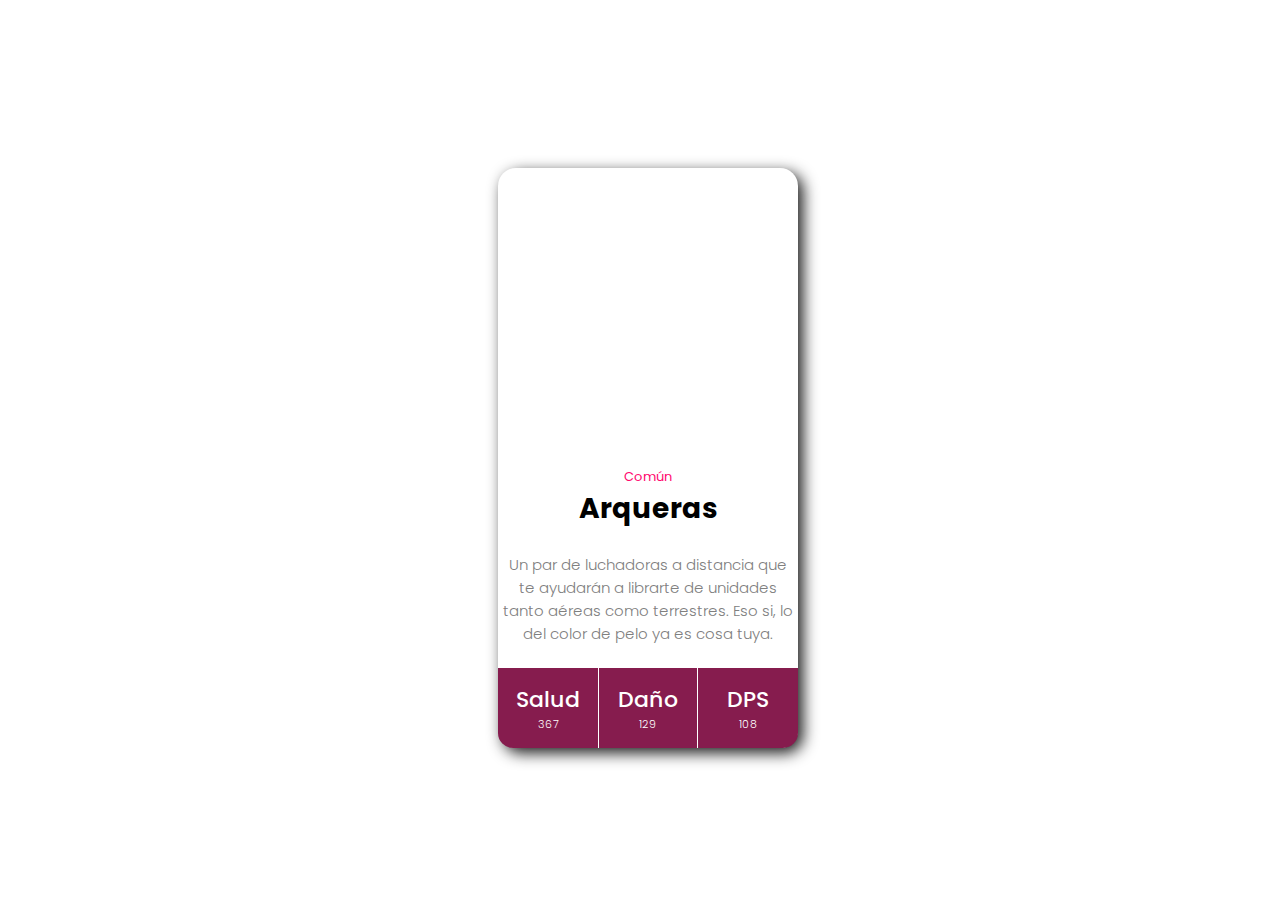
<file: Efectos HTML y CSS/Clash Royale Cards/index.html>
<!DOCTYPE html>
<html lang="es">
<head>
  <meta charset="UTF-8">
  <meta name="viewport" content="width=device-width, initial-scale=1.0">
  <title>Clash Royale Cards</title>
  <link rel="stylesheet" href="style.css">
</head>
<body>
  <div class="card">
    <div class="card-image"></div>
    <div class="card-text">
      <span class="date">Común</span>
      <h2>Arqueras</h2>
      <p>Un par de luchadoras a distancia que te ayudarán a librarte de unidades tanto aéreas como terrestres. Eso si, lo del color de pelo ya es cosa tuya.</p>
    </div>
      <div class="card-stats">
        <div class="stat">
            <div class="value">Salud</div>
            <div class="type">367</div>
        </div>
        <div class="stat border">
          <div class="value">Daño</div>
          <div class="type">129</div>
      </div>
      <div class="stat">
        <div class="value">DPS</div>
        <div class="type">108</div>
      </div>
    </div> 
  </div>
</body>
</html>
</file>
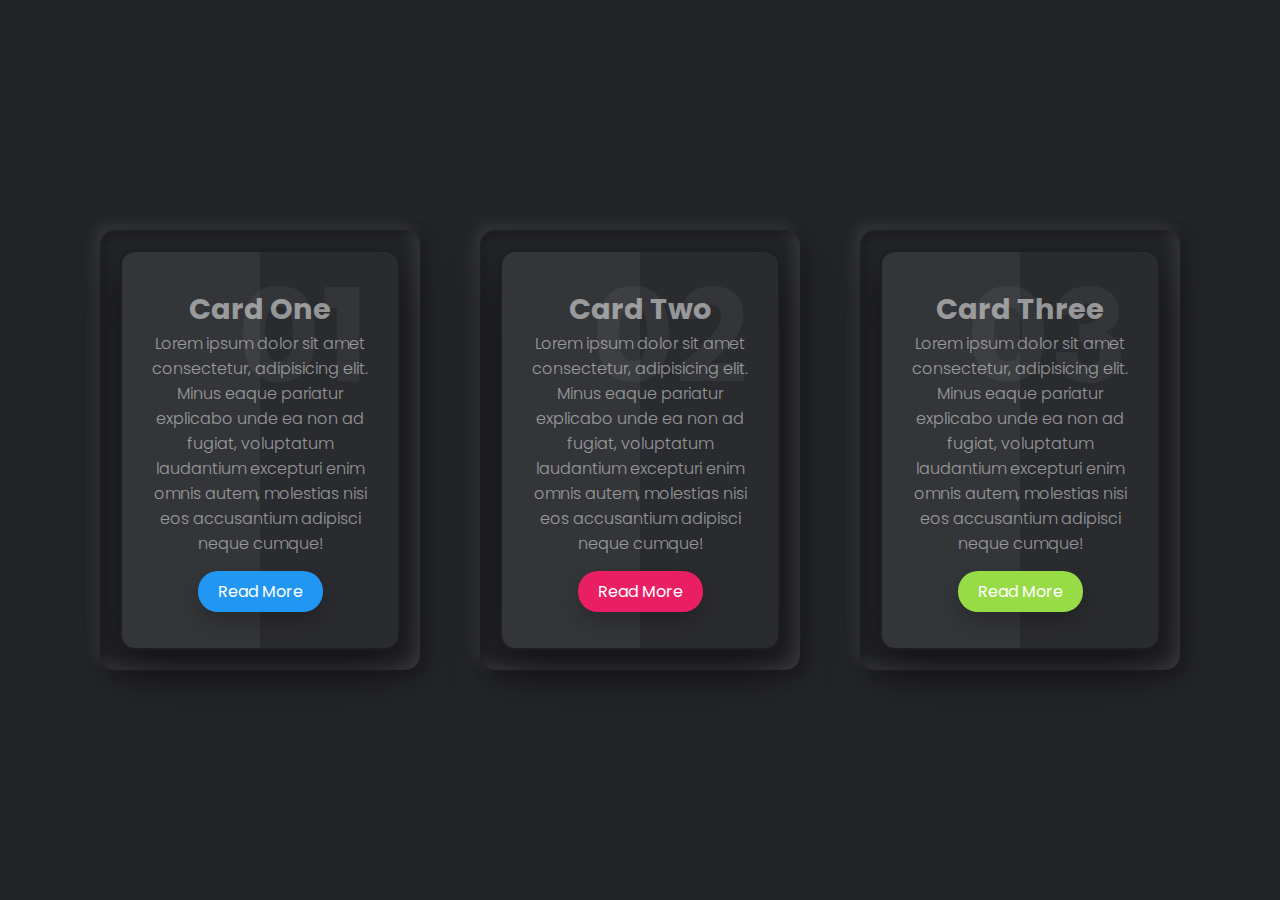
<file: Efectos HTML y CSS/Dark cards/index.html>
<!DOCTYPE html>
<html>
<head>
    <meta charset="UTF-8">
    <title>Dark Cards</title>
    <link rel="stylesheet" href="style.css">
</head>
<body>
    <div class="container">
        <div class="card">
            <div class="box">
                <div class="content">
                    <h2>01</h2>
                    <h3>Card One</h3>
                    <p>Lorem ipsum dolor sit amet consectetur, 
                        adipisicing elit. Minus eaque pariatur 
                        explicabo unde ea non ad fugiat, voluptatum 
                        laudantium excepturi enim omnis autem, 
                        molestias nisi eos accusantium adipisci neque 
                        cumque!</p>
                        <a href="#">Read More</a>
                </div>
            </div>
        </div>
        <div class="card">
            <div class="box">
                <div class="content">
                    <h2>02</h2>
                    <h3>Card Two</h3>
                    <p>Lorem ipsum dolor sit amet consectetur, 
                        adipisicing elit. Minus eaque pariatur 
                        explicabo unde ea non ad fugiat, voluptatum 
                        laudantium excepturi enim omnis autem, 
                        molestias nisi eos accusantium adipisci neque 
                        cumque!</p>
                        <a href="#">Read More</a>
                </div>
            </div>
        </div>
        <div class="card">
            <div class="box">
                <div class="content">
                    <h2>03</h2>
                    <h3>Card Three</h3>
                    <p>Lorem ipsum dolor sit amet consectetur, 
                        adipisicing elit. Minus eaque pariatur 
                        explicabo unde ea non ad fugiat, voluptatum 
                        laudantium excepturi enim omnis autem, 
                        molestias nisi eos accusantium adipisci neque 
                        cumque!</p>
                        <a href="#">Read More</a>
                </div>
            </div>
        </div>
    </div>
</body>
</html>
</file>
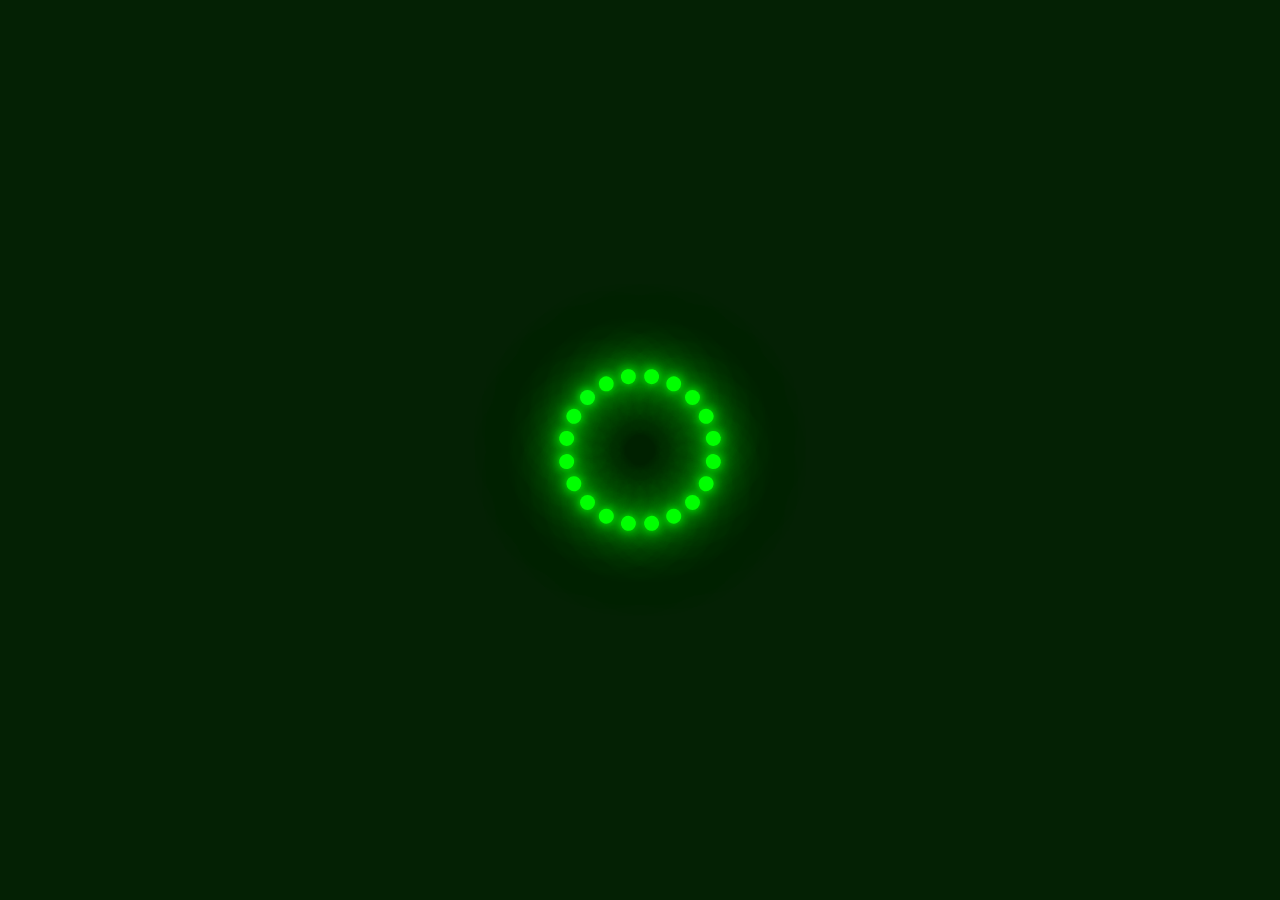
<file: Efectos HTML y CSS/Loading Animation/index.html>
<!DOCTYPE html>
<html>
<head>
    <meta charset="UTF-8">
    <title>Loading Animation</title>
    <link rel="stylesheet" href="style.css">
</head>
<body>
    <section>
        <div class="loader">
            <span style="--i:1;"></span>
            <span style="--i:2;"></span>
            <span style="--i:3;"></span>
            <span style="--i:4;"></span>
            <span style="--i:5;"></span>
            <span style="--i:6;"></span>
            <span style="--i:7;"></span>
            <span style="--i:8;"></span>
            <span style="--i:9;"></span>
            <span style="--i:10;"></span>
            <span style="--i:11;"></span>
            <span style="--i:12;"></span>
            <span style="--i:13;"></span>
            <span style="--i:14;"></span>
            <span style="--i:15;"></span>
            <span style="--i:16;"></span>
            <span style="--i:17;"></span>
            <span style="--i:18;"></span>
            <span style="--i:19;"></span>
            <span style="--i:20;"></span>
        </div>
    </section>
</body>
</html>
</file>
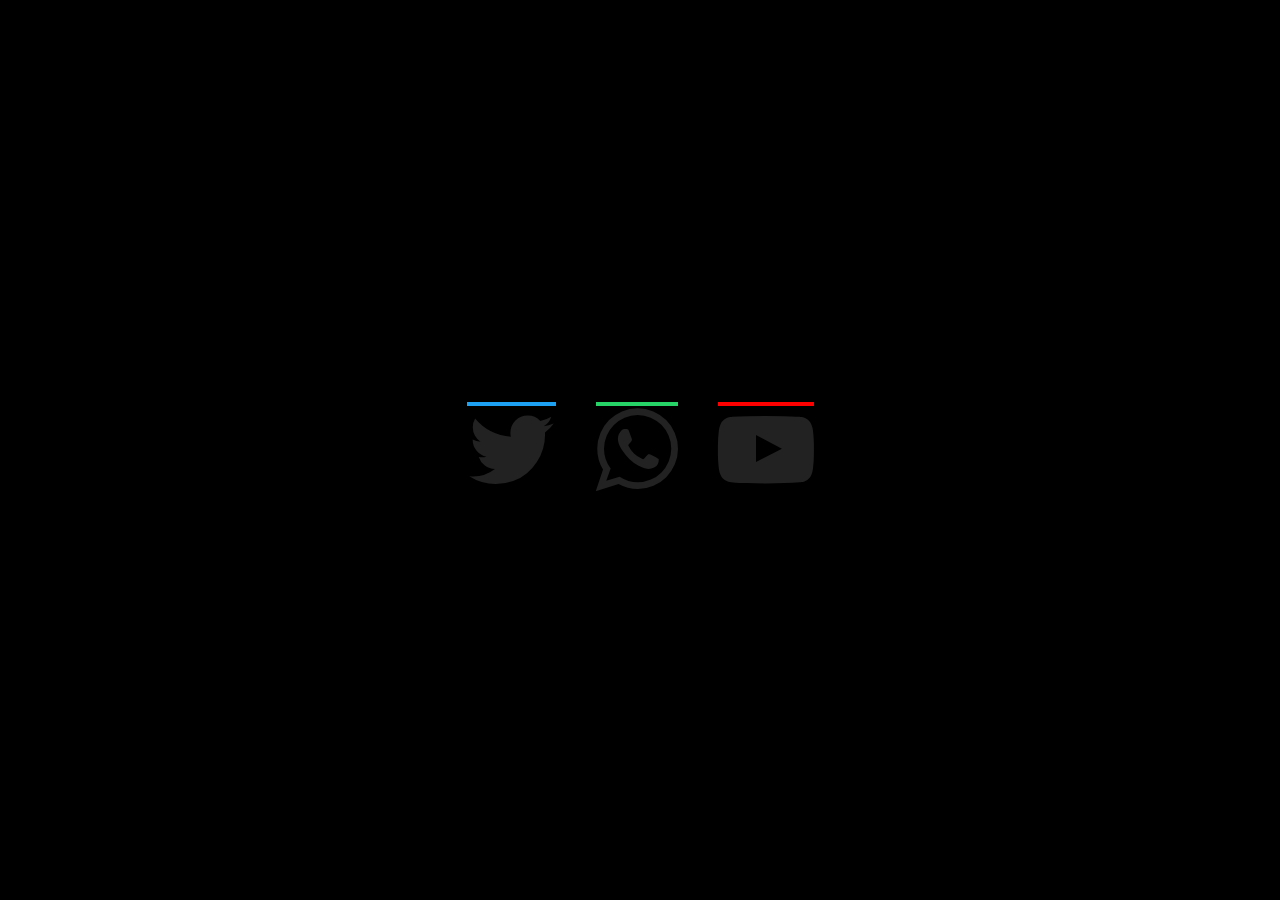
<file: Efectos HTML y CSS/Magic Line Icon/index.html>
<!DOCTYPE html>
<html>
    <head>
        <title>Magic Line Icon</title>
        <link rel="stylesheet" href="https://cdnjs.cloudflare.com/ajax/libs/font-awesome/4.7.0/css/font-awesome.css" integrity="sha512-5A8nwdMOWrSz20fDsjczgUidUBR8liPYU+WymTZP1lmY9G6Oc7HlZv156XqnsgNUzTyMefFTcsFH/tnJE/+xBg==" crossorigin="anonymous" />
        <link rel="stylesheet" type="text/css" href="style.css">
    </head>
    <body>
        <ul>
            <li><a href="#"><i class="fa fa-twitter" aria-hidden="true"></i></a></li>
            <li><a href="#"><i class="fa fa-whatsapp" aria-hidden="true"></i></a></li>
            <li><a href="#"><i class="fa fa-youtube-play" aria-hidden="true"></i></a></li>
        </ul>
    </body>
</html>
</file>
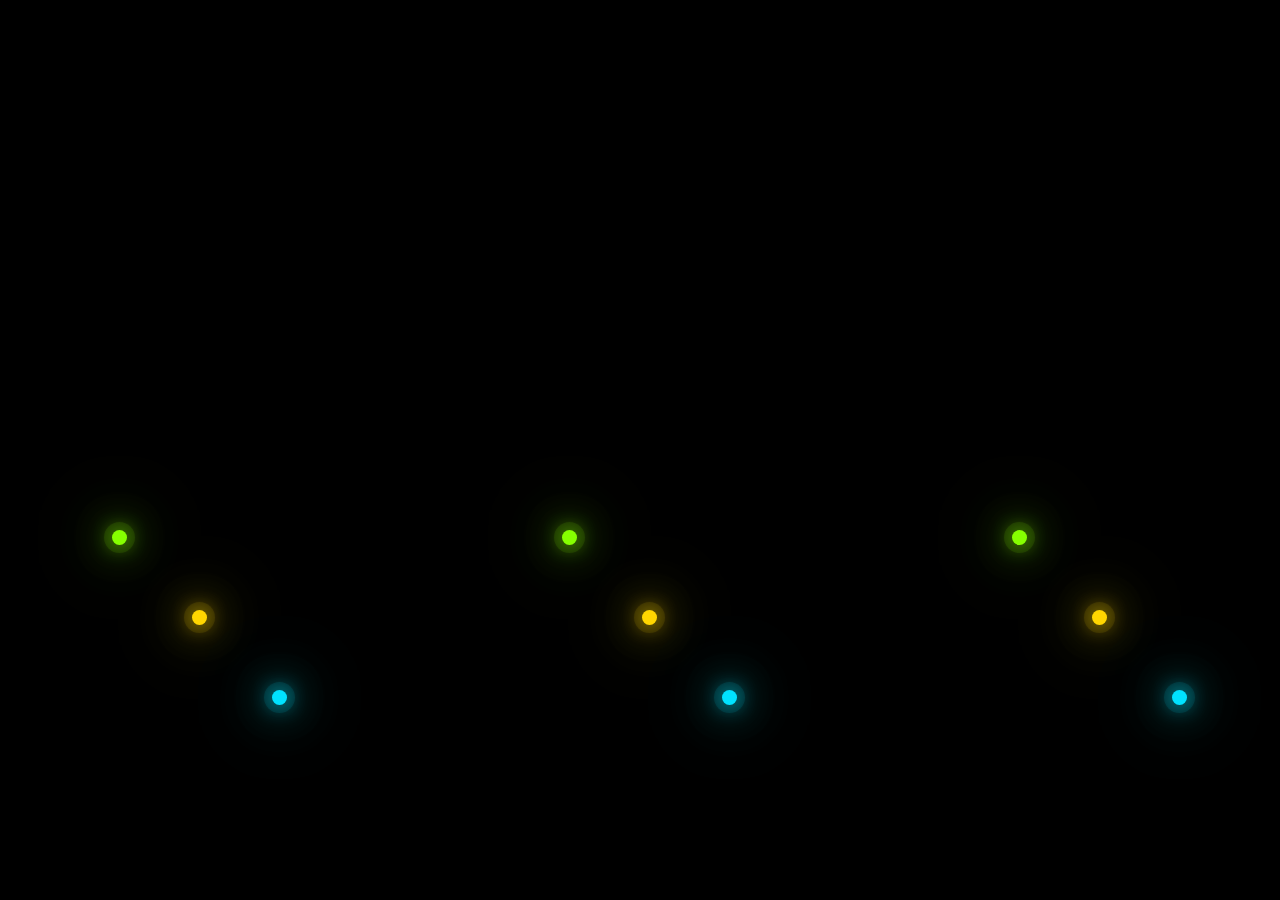
<file: Efectos HTML y CSS/Particles Background/index.html>
<!DOCTYPE html>
<html>
<head>
    <title>Particles Background</title>
    <link rel="stylesheet" type="text/css" href="style.css">
</head>
<body>
    <div class="glowing">
        <span style="--i:1;"></span>
        <span style="--i:2;"></span>
        <span style="--i:3;"></span>
    </div>
    <div class="glowing">
        <span style="--i:1;"></span>
        <span style="--i:2;"></span>
        <span style="--i:3;"></span>
    </div>
    <div class="glowing">
        <span style="--i:1;"></span>
        <span style="--i:2;"></span>
        <span style="--i:3;"></span>
    </div>
    <div class="glowing">
        <span style="--i:1;"></span>
        <span style="--i:2;"></span>
        <span style="--i:3;"></span>
    </div>
</body>
</html>
</file>
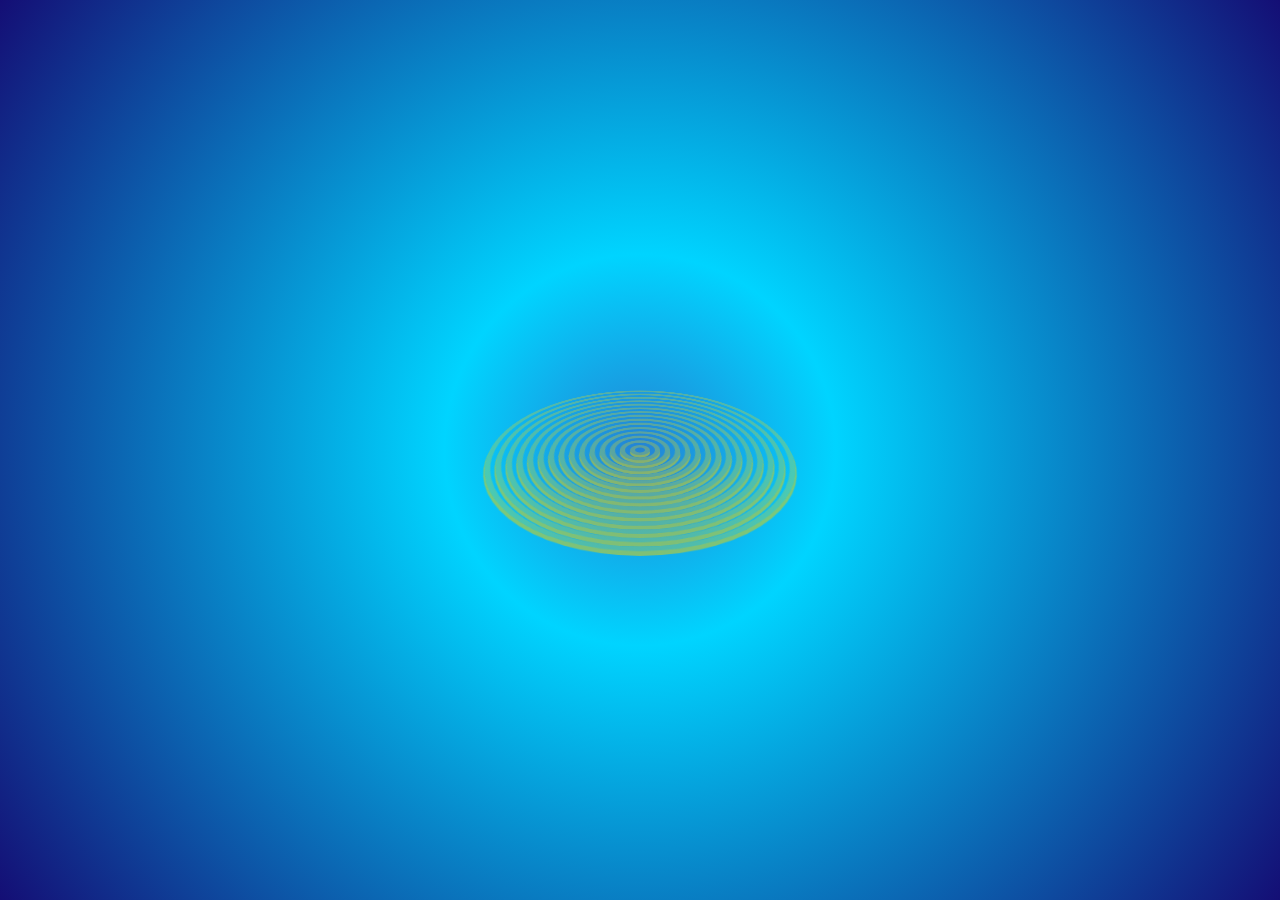
<file: Efectos HTML y CSS/Wavy Circle Loader 3D/index.html>
<!DOCTYPE html>
<html>
<head>
    <link rel="stylesheet" type="text/css" href="style.css">
    <title>Wavy Circle Loader 3D</title>
</head>
<body>
    <div class="loader">
        <span></span>
        <span></span>
        <span></span>
        <span></span>
        <span></span>
        <span></span>
        <span></span>
        <span></span>
        <span></span>
        <span></span>
        <span></span>
        <span></span>
        <span></span>
        <span></span>
        <span></span>
    </div>
</body>
</html>
</file>
<file: Efectos HTML y CSS/Clash Royale Cards/style.css>
@import url('https://fonts.googleapis.com/css?family=Poppins:200,300,400,500,600,700,800,900&display=swap');

body {
  width: 100vw;
  height: 100vh;
  display: flex;
  align-items: center;
  justify-content: center;
  background: url("F:/Torre/Efectos HTML y CSS/Clash Royale Cards/images/bg.jpg");
  overflow: hidden;
}
.card {
  display: grid;
  grid-template-columns: 300px;
  grid-template-rows: 290px 210px 80px;
  grid-template-areas: "image" "text" "stats";
  font-family: 'Poppins';
  border-radius: 18px;
  background: #fff;
  box-shadow: 5px 5px 15px rgba(0, 0, 0, 0.9);
  text-align: center;
  transition: 0.5s ease;
  cursor: pointer;
}
.card-image {
  grid-area: image;
  background: url("F:/Torre/Efectos HTML y CSS/Clash Royale Cards/images/arquera.png");
  border-top-left-radius: 15px;
  border-top-right-radius: 15px;
  background-size: cover;
}
.card-text {
  grid-area: text;
  margin: 5px;
}
.card-text .date {
  color: rgb(255, 7, 110);
  font-size: 13px;
}
.card-text p {
  color: grey;
  font-size: 15px;
  font-weight: 300;
}
.card-text h2 {
  margin-top: 0px;
  font-size: 28px;
}
.card-stats {
  grid-area: stats;
  display: grid;
  grid-template-columns: 1fr 1fr 1fr;
  grid-template-rows: 1fr;
  border-bottom-left-radius: 15px;
  border-bottom-right-radius: 15px;
  background: rgb(134, 28, 78);
}
.card-stats .stat {
  display: flex;
  align-items: center;
  justify-content: center;
  flex-direction: column;
  padding: 10px;
  color: #fff;
}
.card-stats .type {
  font-size: 11px;
  font-weight: 300;
  text-transform: uppercase;
}
.card-stats .value {
  font-size: 22px;
  font-weight: 500;
}
.card-stats .border {
  border-left: 1px solid #fff;
  border-right: 1px solid #fff;
}
.card:hover {
  transform: scale(1.2);
  box-shadow: 5px 5px 15px rgba(0, 0, 0, 0.6);
}
</file>
<file: Efectos HTML y CSS/Dark cards/style.css>
@import url('https://fonts.googleapis.com/css?family=Poppins:200,300,400,500,600,700,800,900&display=swap');

* {
    margin: 0;
    padding: 0;
    box-sizing: border-box;
    font-family: 'Poppins', sans-serif;
}
body {
    display: flex;
    justify-content: center;
    align-items: center;
    flex-wrap: wrap;
    min-height: 100vh;
    background: #232427;
}
.container {
    display: flex;
    justify-content: center;
    align-items: center;
    flex-wrap: wrap;
    max-width: 1200px;
    margin: 40px 0;
}
.container .card {
    position: relative;
    min-width: 320px;
    height: 440px;
    box-shadow: inset 5px 5px 5px rgba(0,0,0,0.2),
                inset -5px -5px 15px rgba(255,255,255,0.1),
                5px 5px 15px rgba(0,0,0,0.3),
                -5px -5px 15px rgba(255,255,255,0.1);
    border-radius: 15px;
    margin: 30px; 
}
.container .card::before {
    position: absolute;
    top: 0;
    left: 0;
    width: 50%;
    height: 100%;
    background: rgba(255, 255, 255, 0.1);
}
.container .card .box {
    position: absolute;
    top: 20px;
    left: 20px;
    right: 20px;
    bottom: 20px;
    background: #2a2b2f;
    border: 2px solid #1e1f23;
    border-radius: 15px;
    box-shadow: 0 20px 50px rgba(0,0,0,0.5);
    transition: 0.5s;
    display: flex;
    justify-content: center;
    align-items: center;
    overflow: hidden;
}
.container .card .box::before {
    content: '';
    position: absolute;
    top: 0;
    left: 0;
    width: 50%;
    height: 100%;
    background: rgba(255, 255, 255, 0.05);
    pointer-events: none;
}
.container .card .box:hover {
    transform: translateY(-50px);
    box-shadow: 0 40px 70px rgba(0, 0, 0, 0.5);
}
.container .card .box .content {
    padding: 20px;
    text-align: center;
}
.container .card .box .content h2 {
    position: absolute;
    top: -10px;
    right: 30px;
    font-size: 8em;
    color: rgba(255, 255, 255, 0.05);
}
.container .card .box .content h3 {
    font-size: 1.8em;
    color: rgba(255, 255, 255, 0.5);
    z-index: 1;
    transition: 0.5s;
}
.container .card .box .content p {
    font-size: 16px;
    font-weight: 300;
    color: rgba(255, 255, 255, 0.5);
    z-index: 1;
    transition: 0.5s;
}
.container .card .box .content a {
    position: relative;
    display: inline-block;
    padding: 8px 20px;
    background: #000;
    margin-top: 15px;
    border-radius: 20px;
    text-decoration: none;
    font-weight: 400;
    color: #fff;
    box-shadow: 0 10px 20px rgba(0, 0, 0, 0.2);
}
.container .card:nth-child(1) .box .content a {
    background: #2196f3;
}
.container .card:nth-child(2) .box .content a {
    background: #e91e63;
}
.container .card:nth-child(3) .box .content a {
    background: #97dc47;
}
</file>
<file: Efectos HTML y CSS/Loading Animation/style.css>
* {
    margin: 0;
    padding: 0;
    box-sizing: border-box;
}
section {
    display: flex;
    justify-content: center;
    align-items: center;
    min-height: 100vh;
    background: #042104;
    animation: animateBg 10s linear infinite;
}
@keyframes animateBg {
    0% {
        filter: hue-rotate(0deg);
    }
    100% {
        filter: hue-rotate(360deg);
    }
}
section .loader {
    position: relative;
    width: 120px;
    height: 120px;
}
section .loader span {
    position: absolute;
    top: 0;
    left: 0;
    width: 100%;
    height: 100%;
    transform: rotate(calc(18deg * var(--i)));
}
section .loader span::before {
    content: '';
    position: absolute;
    top: 0;
    left: 0;
    width: 15px;
    height: 15px;
    border-radius: 50%;
    background: #00ff0a;
    box-shadow: 0 0 10px #00ff0a,
                0 0 20px #00ff0a,
                0 0 40px #00ff0a,
                0 0 60px #00ff0a,
                0 0 80px #00ff0a,
                0 0 100px #00ff0a;
    animation: animate 2s linear infinite;
    animation-delay: calc(0.1s * var(--i));
}
@keyframes animate {
    0% {
        transform: scale(1);
    }
    80%, 100% {
        transform: scale(0);
    }
}
</file>
<file: Efectos HTML y CSS/Magic Line Icon/style.css>
* {
    margin: 0;
    padding: 0;
    box-sizing: border-box;
}
body {
    display: flex;
    justify-content: center;
    align-items: center;
    min-height: 100vh;
    background: #000;
}
ul {
    position: relative;
    display: flex;
}
ul li {
    position: relative;
    list-style: none;
    margin: 0 20px;
    cursor: pointer;
}
ul li a {
    text-decoration: none;
}
ul li a .fa {
    font-size: 6em;
    color: #222;
}
ul li::before {
    font-family: fontAwesome;
    position: absolute;
    top: 0;
    left: 0;
    font-size: 6em;
    height: 0;
    overflow: hidden;
    transition: 0.5s ease-in-out;
}
ul li:nth-child(1)::before {
    content: '\f099';
    color: #1da1f2;
    border-bottom: 4px solid #1da1f2;
}
ul li:nth-child(2)::before {
    content: '\f232';
    color: #25d366;
    border-bottom: 4px solid #25d366;
}
ul li:nth-child(3)::before {
    content: '\f16a';
    color: #ff0000;
    border-bottom: 4px solid #ff0000;
}
ul li:hover::before {
    height: 100%;
}
</file>
<file: Efectos HTML y CSS/Particles Background/style.css>
* {
    margin: 0;
    padding: 0;
}
body {
    display: flex;
    justify-content: center;
    align-items: center;
    width: 100%;
    min-height: 100vh;
    background: #000;
    overflow: hidden;
}
.glowing {
    position: relative;
    min-width: 750px;
    height: 750;
    margin: -150px;
    transform-origin: right;
    animation: colorChange 5s linear infinite;
}
.glowing:nth-child(even) {
    transform-origin: left;
}
@keyframes colorChange {
    0% {
        filter: hue-rotate(0deg);
        transform: rotate(0deg);
    }
    100% {
        filter: hue-rotate(360deg);
        transform: rotate(360deg);
    }
}
.glowing span {
    position: absolute;
    top: calc(80px * var(--i));
    left: calc(80px * var(--i));
    bottom: calc(80px * var(--i));
    right: calc(80px * var(--i));
}
.glowing span:before {
    content: '';
    position: absolute;
    top: 50%;
    left: -8px;
    width: 15px;
    height: 15px;
    background: #f00;
    border-radius: 50%;
}
.glowing span:nth-child(3n + 1):before {
    background: rgba(134, 255, 0, 1);
    box-shadow: 0 0 20px rgba(134, 255, 0, 1),
                0 0 40px rgba(134, 255, 0, 1),
                0 0 60px rgba(134, 255, 0, 1),
                0 0 80px rgba(134, 255, 0, 1),
                0 0 0 8px rgba(134, 255, 0, .1);

}
.glowing span:nth-child(3n + 2):before {
    background: rgba(255, 214, 0, 1);
    box-shadow: 0 0 20px rgba(255, 214, 0, 1),
                0 0 40px rgba(255, 214, 0, 1),
                0 0 60px rgba(255, 214, 0, 1),
                0 0 80px rgba(255, 214, 0, 1),
                0 0 0 8px rgba(255, 214, 0, .1);

}
.glowing span:nth-child(3n + 3):before {
    background: rgba(0, 226, 255, 1);
    box-shadow: 0 0 20px rgba(0, 226, 255, 1),
                0 0 40px rgba(0, 226, 255, 1),
                0 0 60px rgba(0, 226, 255, 1),
                0 0 80px rgba(0, 226, 255, 1),
                0 0 0 8px rgba(0, 226, 255, .1);

}
.glowing span:nth-child(3n + 1) {
    animation: animate 10s alternate infinite;
}
.glowing span:nth-child(3n + 2) {
    animation: animate-reverse 3s alternate infinite;
}
.glowing span:nth-child(3n + 3) {
    animation: animate 8s alternate infinite;
}
@keyframes animate {
    0% {
        transform: rotate(0deg);
    }
    100% {
        transform: rotate(360deg);
    }
}
@keyframes animate-reverse {
    0% {
        transform: rotate(360deg);
    }
    100% {
        transform: rotate(0deg);
    }
}
</file>
<file: Efectos HTML y CSS/Wavy Circle Loader 3D/style.css>
* {
    margin: 0;
    padding: 0;
}
body {
    display: flex;
    justify-content: center;
    align-items: center;
    min-height: 100vh;
    background: rgb(36,131,212);
    background: radial-gradient(circle, rgba(36,131,212,1) 0%, rgba(0,212,255,1) 25%, rgba(20,14,117,1) 100%);
}
.loader {
    position: relative;
    width: 300px;
    height: 300px;
    transform-style: preserve-3d;
    transform: perspective(500px) rotateX(60deg);
}
.loader span {
    position: absolute;
    display: block;
    border: 5px solid rgba(219, 216, 31, 0.308);
    box-shadow: 0 5px 0 rgba(209, 206, 30, 0.568);
                inset: 0 5px 0 rgba(209, 206, 30, 0.568);
    box-sizing: border-box;
    border-radius: 50%;
    animation: animate 2s ease-in-out infinite;
}
@keyframes animate {
    0%,100% {
        transform: translateZ(-100px);
    }50%{
        transform: translateZ(100px);
    }
}
.loader span:nth-child(1) {
    top: 0;
    left: 0;
    bottom: 0;
    right: 0;
    animation-delay: 1.4s;
}
.loader span:nth-child(2) {
    top: 10px;
    left: 10px;
    bottom: 10px;
    right: 10px;
    animation-delay: 1.3s;
}
.loader span:nth-child(3) {
    top: 20px;
    left: 20px;
    bottom: 20px;
    right: 20px;
    animation-delay: 1.2s;
}
.loader span:nth-child(4) {
    top: 30px;
    left: 30px;
    bottom: 30px;
    right: 30px;
    animation-delay: 1.1s;
}
.loader span:nth-child(5) {
    top: 40px;
    left: 40px;
    bottom: 40px;
    right: 40px;
    animation-delay: 1s;
}
.loader span:nth-child(6) {
    top: 50px;
    left: 50px;
    bottom: 50px;
    right: 50px;
    animation-delay: 0.9s;
}
.loader span:nth-child(7) {
    top: 60px;
    left: 60px;
    bottom: 60px;
    right: 60px;
    animation-delay: 0.8s;
}
.loader span:nth-child(8) {
    top: 70px;
    left: 70px;
    bottom: 70px;
    right: 70px;
    animation-delay: 0.7s;
}
.loader span:nth-child(9) {
    top: 80px;
    left: 80px;
    bottom: 80px;
    right: 80px;
    animation-delay: 0.6s;
}
.loader span:nth-child(10) {
    top: 90px;
    left: 90px;
    bottom: 90px;
    right: 90px;
    animation-delay: 0.5s;
}
.loader span:nth-child(11) {
    top: 100px;
    left: 100px;
    bottom: 100px;
    right: 100px;
    animation-delay: 0.4s;
}
.loader span:nth-child(12) {
    top: 110px;
    left: 110px;
    bottom: 110px;
    right: 110px;
    animation-delay: 0.3s;
}
.loader span:nth-child(13) {
    top: 120px;
    left: 120px;
    bottom: 120px;
    right: 120px;
    animation-delay: 0.2s;
}
.loader span:nth-child(14) {
    top: 130px;
    left: 130px;
    bottom: 130px;
    right: 130px;
    animation-delay: 0.1s;
}
.loader span:nth-child(15) {
    top: 140px;
    left: 140px;
    bottom: 140px;
    right: 140px;
    animation-delay: 0s;
}
</file>
